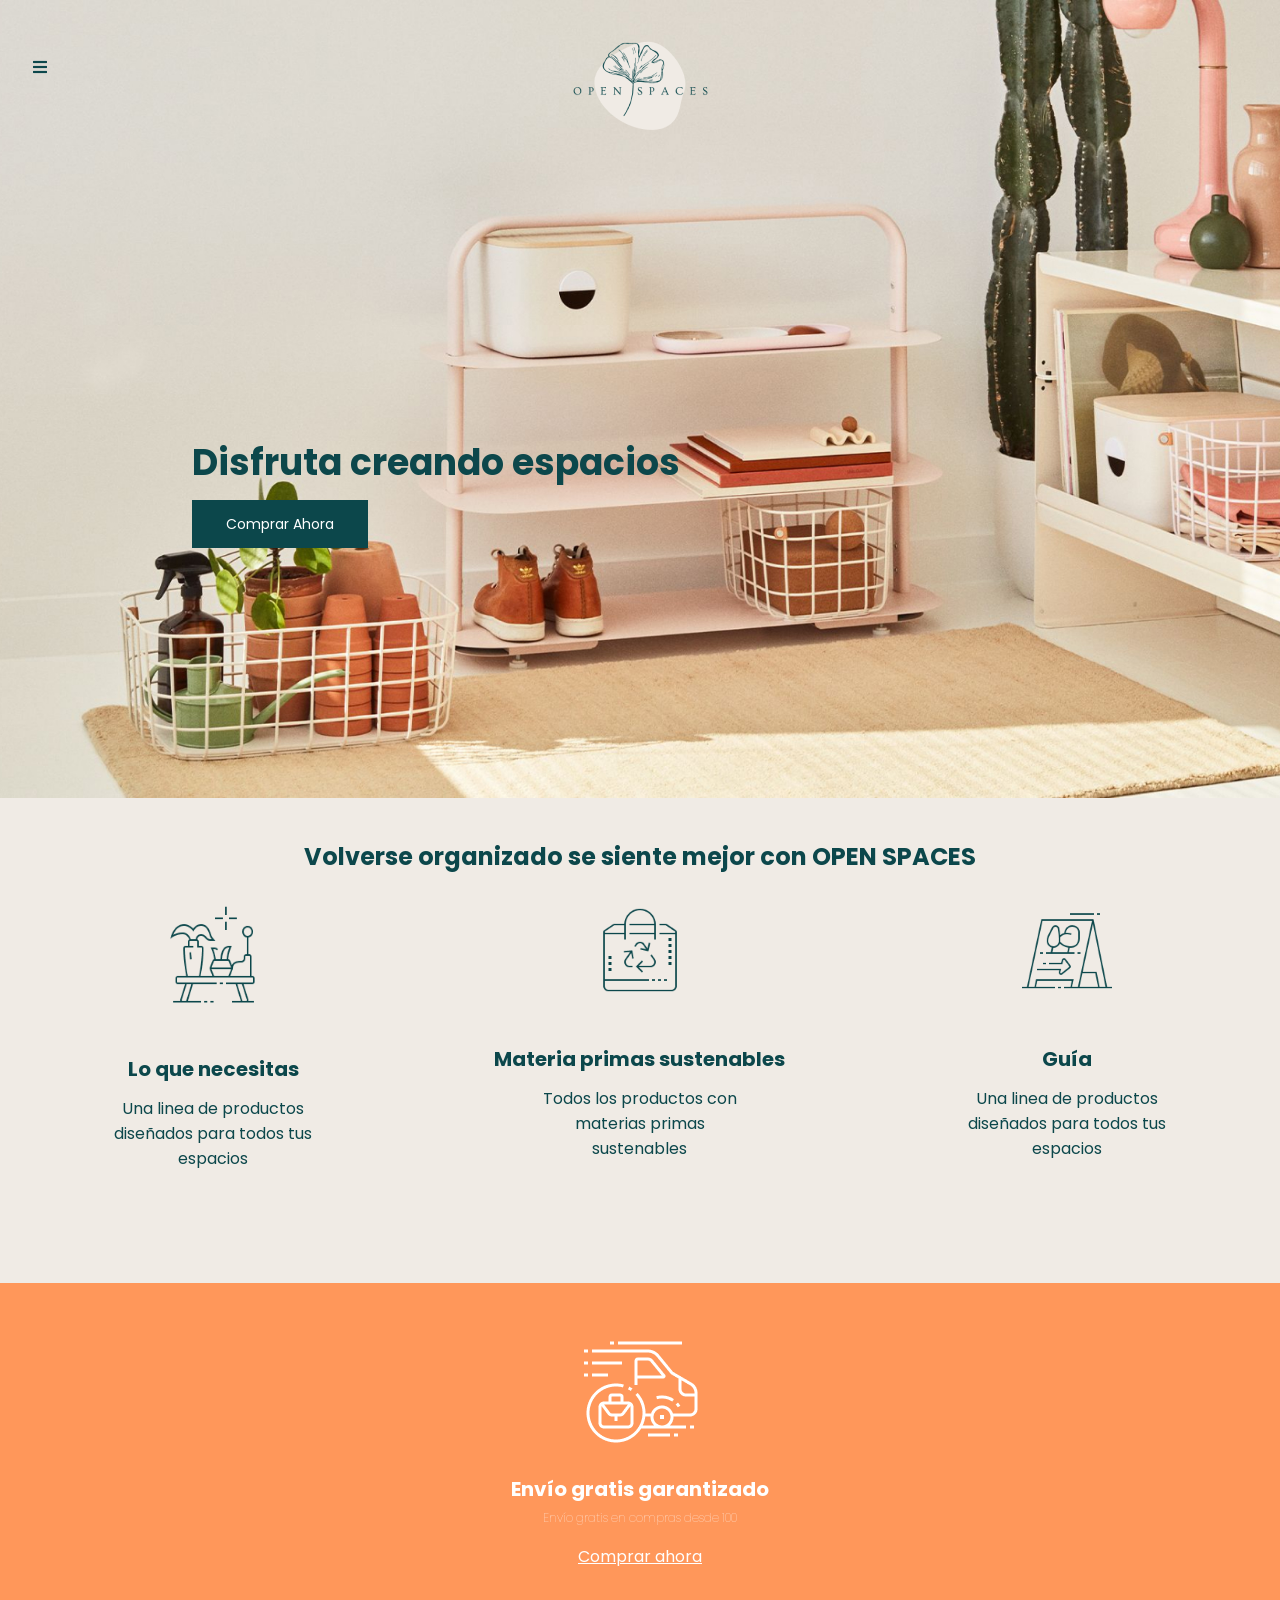
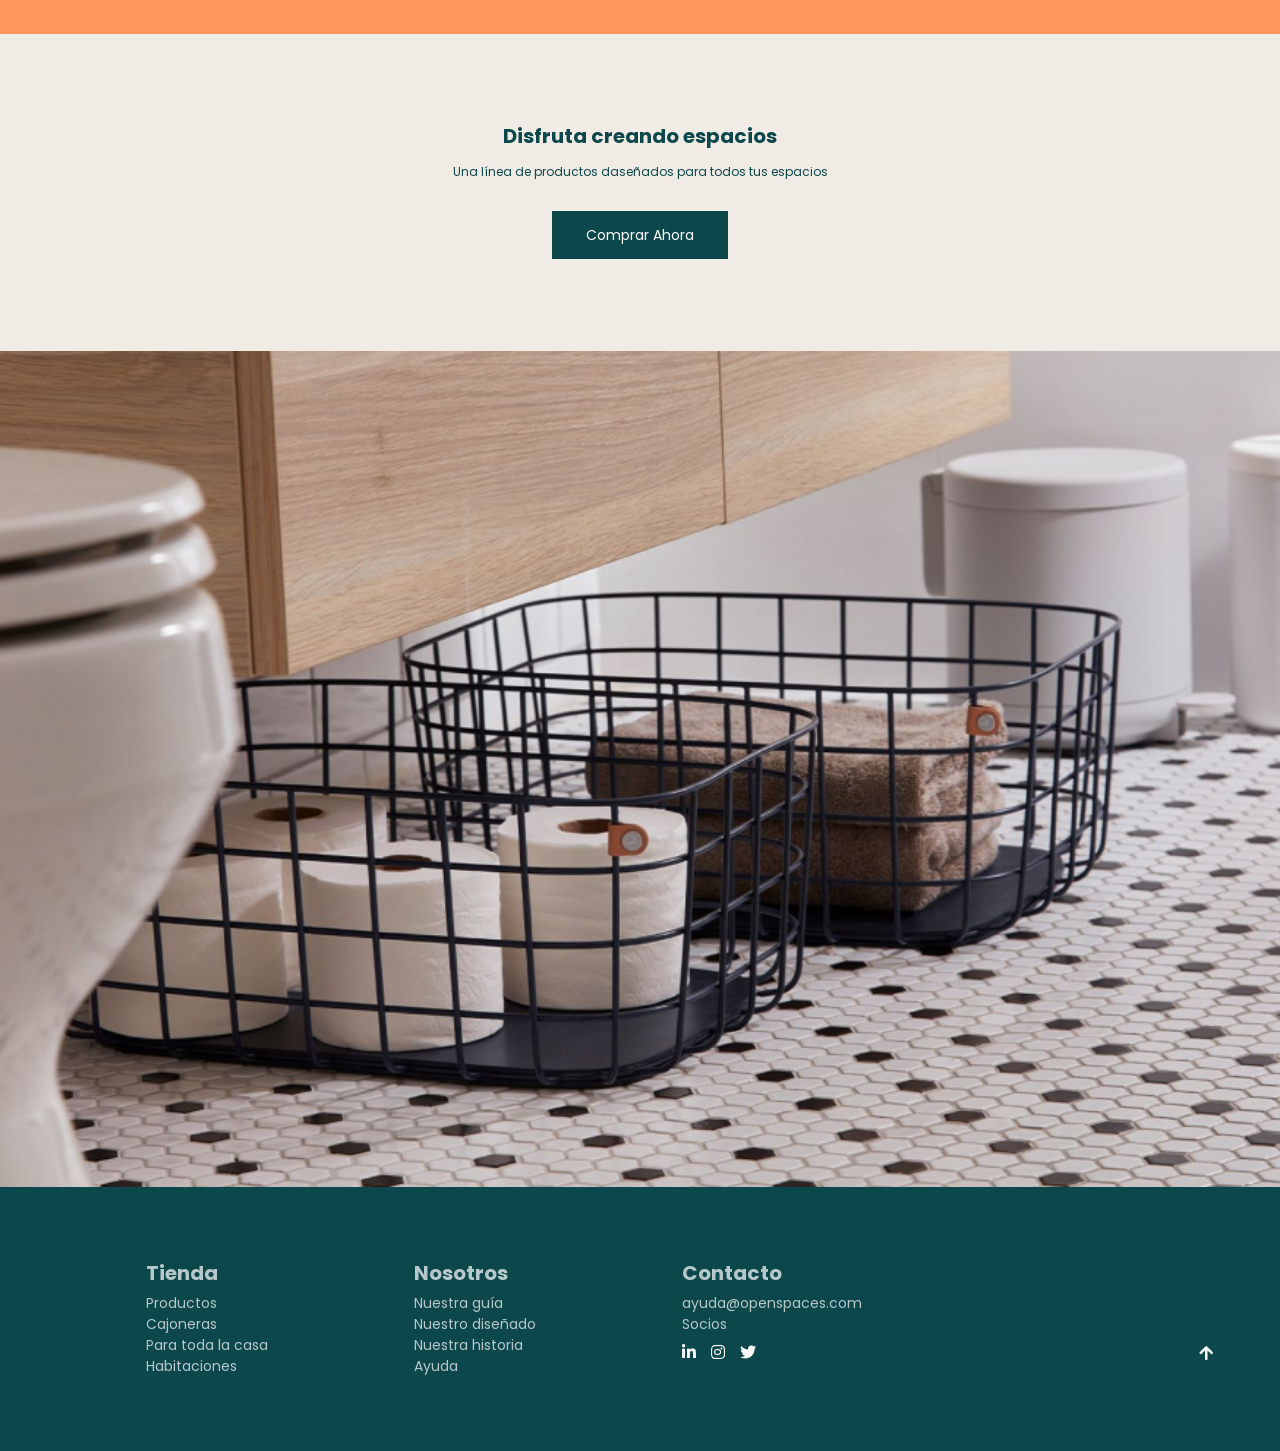
<file: docs/index.html>
<!DOCTYPE html>
<html lang="es">
<head>
  <meta charset="UTF-8">
  <meta http-equiv="X-UA-Compatible" content="IE=edge">
  <meta name="viewport" content="width=device-width, initial-scale=1.0">
  <link rel="preconnect" href="https://fonts.googleapis.com">
  <link rel="preconnect" href="https://fonts.gstatic.com" crossorigin>
  <link href="https://fonts.googleapis.com/css2?family=Poppins&display=swap" rel="stylesheet"> 
  <link rel="stylesheet" href="https://pro.fontawesome.com/releases/v5.10.0/css/all.css"
    integrity="sha384-AYmEC3Yw5cVb3ZcuHtOA93w35dYTsvhLPVnYs9eStHfGJvOvKxVfELGroGkvsg+p" crossorigin="anonymous" />
    <link rel="preconnect" href="https://pro.fontawesome.com" />
  <link rel="stylesheet" href="https://pro.fontawesome.com/releases/v5.10.0/css/all.css"
    integrity="sha384-AYmEC3Yw5cVb3ZcuHtOA93w35dYTsvhLPVnYs9eStHfGJvOvKxVfELGroGkvsg+p" crossorigin="anonymous" />
  <link rel="stylesheet" href="./assets/css/main.css">

<title>Evalucion final</title>
</head>
<body>
  
<header class="header">
 <img class="logo" src="./assets/images/logo.png" alt="Logo"> <a name="top"></a>
 <nav class="menu">
  <ul class="menu">
    <li><a href="https://adalab.es/">Productos</a></li>
    <li><a href="https://adalab.es/">Colecciones</a></li>
    <li><a href="https://adalab.es/">Colecciones</a></li>
    <li><a href="https://adalab.es/">Tienda</a></li>
    <li><a href="https://adalab.es/">Inicio</a></li>
  </ul>
</nav>
    <nav class="menu-hamburger">
    <i class="fas fa-solid fa-bars"></i>
    </nav> 
   <div class="text-button-header">
    <h2 class="h2">
      Disfruta creando espacios
    </h2>
    <button class="button">Comprar Ahora</button>
  </div>
  </header>


  <main>
    <div class="second-module">
    <h1>Volverse organizado se siente mejor con OPEN SPACES
    </h1>
<section class="second-articles">

    <article class="article-1">
    <img class="icon-1" src="./assets/images/icon_1.png" alt="icon-1">
    <h3>Lo que necesitas</h3>
    <p class="text-article">
Una linea de productos diseñados para todos tus espacios
    </p>
    </article>

    <article class="article-2">
      <img class="icon-2" src="./assets/images/icon_2.png" alt="icon-2">
      <h3>Materia primas sustenables</h3>
      <p class="text-article">
  Todos los productos con materias primas sustenables
      </p>
      </article>

      <article class="article-3">
        <img class="icon-3" src="./assets/images/icon_3.png" alt="icon-3">
        <h3>Guía</h3>
        <p class="text-article">
    Una linea de productos diseñados para todos tus espacios
        </p>
        </article>  
      </section>
    </div>

  <section class="shipping">
    <img class="icon-shipping" src="./assets/images/icon_4.png" alt="icon-4">
    <h3 class="h3-shipping">
      Envío gratis garantizado
    </h3>
      <p class="p-shipping">
        Envío gratis en compras desde 100
      </p>
      <a class="buy-link" href="https://adalab.es/">Comprar ahora</a>
  </section>
<section class="enjoy-photo">
  <section class="enjoy">
    <h3 class="h3-enjoy">
      Disfruta creando espacios
    </h3>
      <p class="p-enjoy">
        Una línea de productos daseñados para todos tus espacios
      </p>
      <button class="button-2">Comprar Ahora</button>     
  </section>

  <section class="photo">
    <img src="./assets/images/creando-espacios.jpg" alt="creating-spaces">
  </section>
</section>
</main>


  <footer class="footer">
    <nav>
    <h3 class="h3-footer-first">
    Tienda
    </h3>
    <ul class="text-footer">
      <li><a href="https://adalab.es/">Productos</a></li>
      <li><a href="https://adalab.es/">Cajoneras</a></li>
      <li><a href="https://adalab.es/">Para toda la casa</a></li>
      <li><a href="https://adalab.es/">Habitaciones</a></li>
    </ul>
  </nav>

<nav>
  <h3 class="h3-footer">
  Nosotros
  </h3>
  <ul class="text-footer">
    <li><a href="https://adalab.es/">Nuestra guía</a></li>
    <li><a href="https://adalab.es/">Nuestro diseñado</a></li>
    <li><a href="https://adalab.es/">Nuestra historia</a></li>
    <li><a href="https://adalab.es/">Ayuda</a></li>
  </ul>
</nav>

<nav>
  <h3 class="h3-footer">
  Contacto
  </h3>
  <ul class="text-footer">
    <li><a href="https://adalab.es/">ayuda@openspaces.com</a></li>
    <li><a href="https://adalab.es/">Socios</a></li>
  </ul>

  <ul class="icons-footer">
    <li>
      <a class="linkedin" href="https://adalab.es/">
      <i class="fab fa-brands fa-linkedin-in"></i>
    </a>
    </li>
    <a class="instagram" href="https://adalab.es/">
      <i class="fab fa-brands fa-instagram"></i></a>
    </li>
  </li>
  <a class="twitter" href="https://adalab.es/">
    <i class="fab fa-brands fa-twitter"></i></a>
  </li>
  </ul>

</nav>

<div class="arrow">
  <a class="arrow-2" href="#top">
    <i class="fas fa-solid fa-arrow-up"></i></a>
</div>
</footer>
  
</body>
</html>
</file>
<file: docs/assets/css/main.css>
*{box-sizing:border-box;margin:0;padding:0}*{font-family:'Poppins', sans-serif}:root{--main-color: #0c474b;--secondary-color: #f0ebe5;--color-third: #ff975a;--color-forth: #b6c8c9}.header{background-image:url("../images/header.jpg");width:100vw;display:flex;flex-direction:column;position:relative;background-size:cover;background-position:center;align-items:center}.logo{width:213px;height:96px;justify-content:center;align-items:center;margin-top:19px;margin-bottom:62px}.menu-hamburger{color:var(--main-color);position:fixed;top:0;left:0;justify-content:left;width:24px;height:24px;margin-left:33px;margin-top:55px}.menu{display:none}.text-button-header{display:flex;flex-direction:column;background-position:center;align-items:center}h2{font-size:24px;color:var(--main-color);margin-bottom:62px;text-align:center}.button{color:white;font-size:14px;background-color:#0c474b;width:176px;height:48px;stroke:none;padding:12px 24px;box-shadow:none;margin-bottom:62px;display:flex;flex-direction:row;justify-content:center;align-items:center;border-style:none}.button:hover{color:var(--main-color);font-size:14px;background-color:var(--secondary-color)}h1{font-size:24px;color:var(--main-color);margin-left:45px;margin-right:45px;margin-bottom:31px;text-align:center}.second-module{text-align:center;background-color:var(--secondary-color);width:100vw;padding-top:41px}.second-articles{display:grid;grid-template-columns:1fr}.icon-1{width:93px;height:100px;margin-bottom:42px}.icon-2{width:90px;height:90px;margin-bottom:42px}.icon-3{width:90px;height:90px;margin-bottom:42px}h3{font-size:20px;color:var(--main-color);margin-bottom:12px}.text-article{font-size:16px;color:var(--main-color);margin-left:103px;margin-right:103px;margin-bottom:42px}.shipping{background-color:var(--color-third);text-align:center;width:100vw;padding-bottom:65px}.h3-shipping{color:white;margin-bottom:5px}.icon-shipping{width:120px;height:120px;margin-top:46px;margin-bottom:18px}.p-shipping{color:white;font-size:12px;font-weight:lighter;margin-bottom:17px}.buy-link{color:white;font-size:16px;padding:24px 12px 24px 12px}.h3-enjoy{font-size:20px;color:var(--main-color);padding-top:87px}.enjoy{background-color:var(--secondary-color);text-align:center;width:100vw;padding-bottom:92px}.p-enjoy{color:var(--main-color);font-size:12px;padding-bottom:30px;padding-left:27px;padding-right:27px}.button-2{color:white;font-size:14px;background-color:#0c474b;width:176px;height:48px;stroke:none;padding:12px 24px;box-shadow:none;border-style:none}.button-2:hover{color:var(--main-color);font-size:14px;background-color:var(--secondary-color)}.photo{width:100vw;display:flex;flex-direction:column;position:relative}.footer{width:100vw;background-color:var(--main-color);color:var(--color-forth);position:relative;padding-bottom:63px}.h3-footer-first{font-size:20px;color:var(--color-forth);text-align:left;padding-top:56px;margin-left:146px;margin-bottom:5px}.h3-footer{font-size:20px;color:var(--color-forth);text-align:left;padding-top:30px;margin-left:146px;margin-bottom:5px}.text-footer{list-style:none}.text-footer a{font-size:14px;color:var(--color-forth);text-decoration:none;display:flex;flex-direction:column;justify-content:left;align-items:flex-start;margin-left:146px}.text-footer a:hover{text-decoration:underline}.icons-footer{width:24px;height:26px;position:relative;display:flex;flex-direction:row;padding:5px 5px 5px 5px;list-style:none;gap:15px;text-decoration:none;margin-left:141px}.linkedin{color:white}.instagram{color:white}.twitter{color:white}.arrow{position:absolute;bottom:0;right:0;width:24px;height:24px;margin-bottom:16px;margin-right:20px}.arrow-2{color:white}@media screen and (min-width: 900px){.header{background-position:right;width:100%}.logo{margin-top:39px;margin-bottom:300px;display:flex;justify-content:center;align-items:center}.text-button-header{display:flex;align-items:flex-start;justify-content:flex-start;width:70%;margin-bottom:150px}h2{font-size:36px;color:var(--main-color);text-align:left;margin-bottom:10px}.button{margin-bottom:100px}h1{font-size:24px;color:var(--main-color);margin-left:190px;margin-right:190px;margin-bottom:31px;text-align:center}.second-module{text-align:center;background-color:var(--secondary-color);width:100vw;padding-top:41px;padding-bottom:70px}.second-articles{display:grid;grid-template-columns:repeat(3, 1fr)}.footer{width:100vw;background-color:var(--main-color);color:var(--color-forth);position:relative;padding-bottom:74px;display:flex;flex-direction:row;justify-content:left;align-items:flex-start}.h3-footer-first{padding-top:71px}.h3-footer{padding-top:71px}.text-footer a{font-size:14px;color:var(--color-forth);text-decoration:none;display:flex;flex-direction:column;justify-content:left;align-items:flex-start}.arrow{margin-bottom:86px;margin-right:57px}}@media screen and (min-width: 1728px){.menu{color:var(--main-color);position:fixed;display:flex;flex-direction:row;justify-content:flex-start;gap:30px;margin-top:30px;width:80%;list-style:none;text-decoration:none;padding:5px 5px 5px 5px}h1{font-size:36px;color:var(--main-color);margin-left:460px;margin-right:460px;margin-bottom:40px;padding-top:70px;text-align:center}.menu-hamburger{display:none}.text-article{font-size:16px;color:var(--main-color);margin-left:103px;margin-right:103px;margin-bottom:42px}h3{font-size:24px}.text-article{margin-left:170px;margin-right:170px}.enjoy-photo{display:flex}.h3-enjoy{font-size:36px;text-align:left;color:var(--main-color);padding-top:176px;padding-left:280px;padding-right:293px}.enjoy{background-color:var(--secondary-color);width:50%;text-align:left}.p-enjoy{color:var(--main-color);font-size:16px;text-align:left;padding-bottom:30px;padding-left:280px;padding-right:293px}.button-2{border-style:none;margin-left:280px}.photo{width:50%}.shipping{background-color:var(--color-third);text-align:center;width:100vw;padding-bottom:65px}.h3-shipping{color:white;margin-bottom:5px}.icon-shipping{margin-top:61px}.p-shipping{font-size:16px}.h3-footer-first{padding-top:130px;padding-left:200px}.h3-footer{padding-top:130px;padding-left:200px}.text-footer a{padding-left:200px}.icons-footer{margin-left:343px}}
</file>
